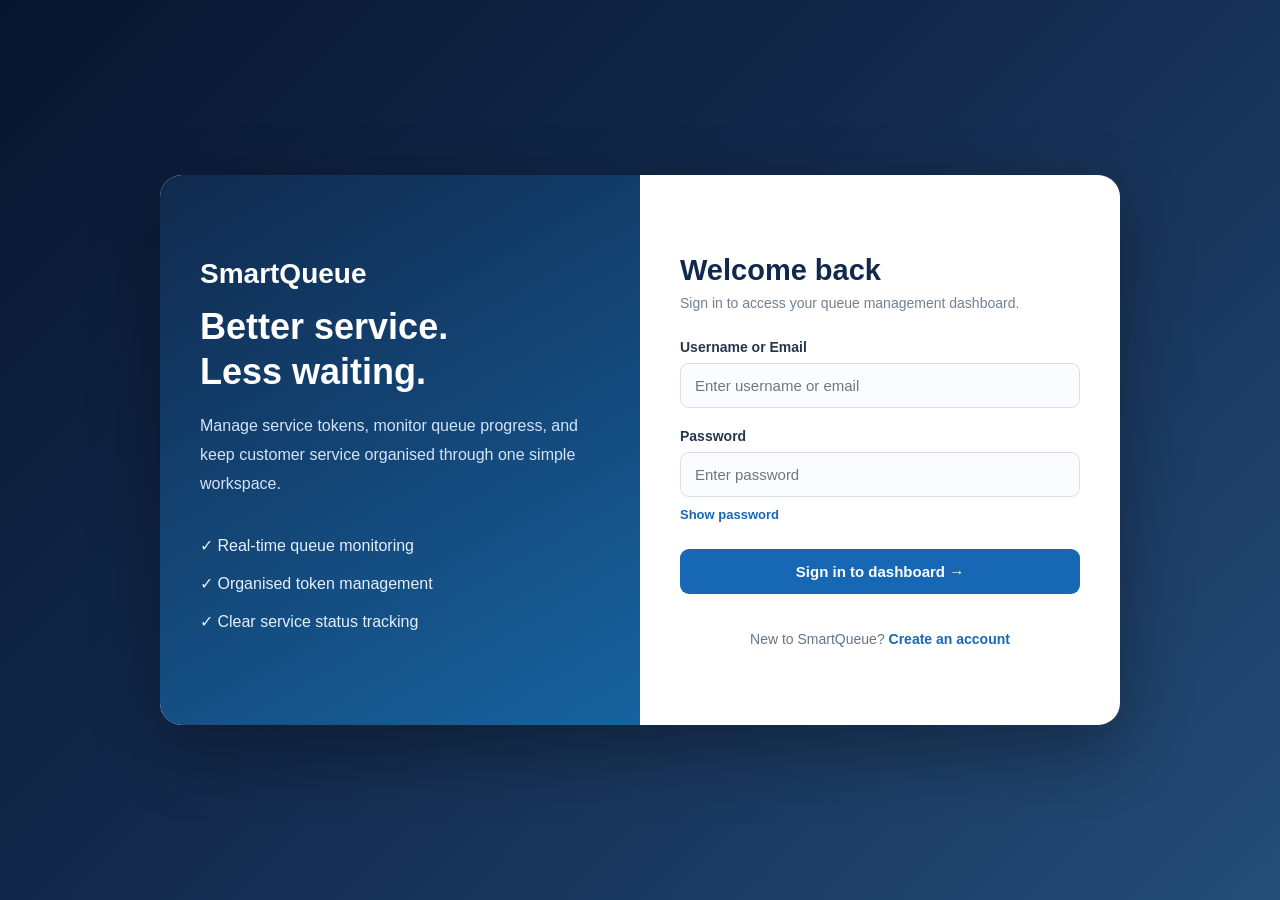
<file: index.html>
<!DOCTYPE html>
<html lang="en">
<head>
    <meta charset="UTF-8">
    <meta name="viewport" content="width=device-width, initial-scale=1.0">
    <title>SmartQueue</title>
    <meta http-equiv="refresh" content="0; url=login.html">
</head>
<body>
    <p>Opening SmartQueue Login...</p>
    <a href="login.html">Click here to sign in</a>
</body>
</html>
</file>
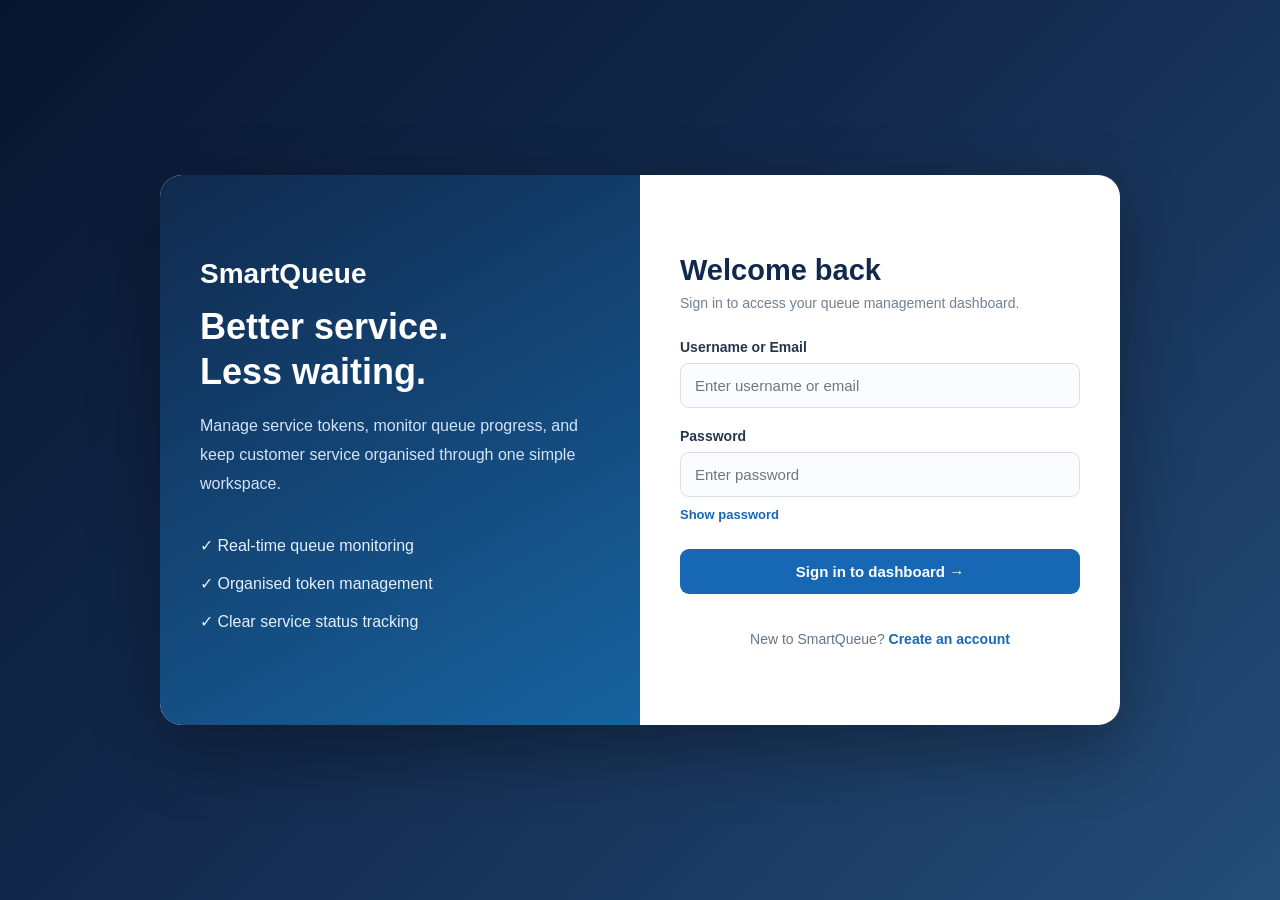
<file: dashboard.html>
<!DOCTYPE html>
<html lang="en">
<head>
    <meta charset="UTF-8">
    <meta name="viewport" content="width=device-width, initial-scale=1.0">
    <title>SmartQueue | Management Dashboard</title>
    <link rel="stylesheet" href="style.css">

    <style>
        .logout-button {
            display: inline-flex;
            align-items: center;
            justify-content: center;
            padding: 10px 17px;
            margin-left: 14px;
            background: #fff0f0;
            color: #c62828;
            border: 1px solid #ffd6d6;
            border-radius: 8px;
            font-size: 14px;
            font-weight: 600;
            text-decoration: none;
            white-space: nowrap;
            transition: 0.2s ease;
        }

        .logout-button:hover {
            background: #c62828;
            color: #ffffff;
        }

        .topbar-right {
            display: flex;
            align-items: center;
            gap: 10px;
        }

        /* DELETE CONFIRMATION MODAL */
        .delete-modal {
            display: none;
            position: fixed;
            inset: 0;
            z-index: 9999;
            align-items: center;
            justify-content: center;
            padding: 20px;
        }

        .delete-modal.show {
            display: flex;
        }

        .delete-modal-overlay {
            position: absolute;
            inset: 0;
            background: rgba(10, 18, 38, 0.65);
            backdrop-filter: blur(5px);
        }

        .delete-modal-box {
            position: relative;
            z-index: 1;
            width: 100%;
            max-width: 420px;
            padding: 32px;
            background: #ffffff;
            border: 1px solid #e6eaf2;
            border-radius: 18px;
            box-shadow: 0 24px 70px rgba(10, 18, 38, 0.25);
            text-align: center;
            animation: modalAppear 0.2s ease-out;
        }

        .delete-modal-icon {
            display: flex;
            align-items: center;
            justify-content: center;
            width: 54px;
            height: 54px;
            margin: 0 auto 18px;
            border-radius: 16px;
            background: #fff0f0;
            color: #c62828;
            font-size: 28px;
            font-weight: 800;
        }

        .delete-modal-box h2 {
            margin: 0 0 12px;
            color: #17213a;
            font-size: 22px;
        }

        .delete-modal-box p {
            margin: 0;
            color: #697386;
            font-size: 14px;
            line-height: 1.7;
            overflow-wrap: anywhere;
        }

        .delete-modal-actions {
            display: flex;
            gap: 12px;
            margin-top: 28px;
        }

        .delete-modal-actions button {
            flex: 1;
            min-height: 44px;
            padding: 10px 16px;
            border-radius: 9px;
            font-size: 14px;
            font-weight: 700;
            cursor: pointer;
            transition: 0.2s ease;
        }

        .cancel-delete-btn {
            border: 1px solid #d9dfeb;
            background: #ffffff;
            color: #344054;
        }

        .cancel-delete-btn:hover {
            background: #f3f5f9;
        }

        .confirm-delete-btn {
            border: 1px solid #c62828;
            background: #c62828;
            color: #ffffff;
        }

        .confirm-delete-btn:hover {
            background: #a91f1f;
        }

        .confirm-delete-btn:disabled {
            opacity: 0.6;
            cursor: not-allowed;
        }

        @keyframes modalAppear {
            from {
                opacity: 0;
                transform: translateY(8px) scale(0.98);
            }
            to {
                opacity: 1;
                transform: translateY(0) scale(1);
            }
        }

        @media (max-width: 650px) {
            .topbar-right {
                flex-wrap: wrap;
            }

            .logout-button {
                margin-left: 0;
            }
        }

        @media (max-width: 480px) {
            .delete-modal-box {
                padding: 24px 20px;
            }
        }
    </style>
</head>

<body>
<div class="app">

    <!-- SIDEBAR -->
    <aside class="sidebar">

        <div class="brand">
            <div class="brand-icon">Q</div>
            <div>
                <h2>SmartQueue</h2>
                <p>QUEUE MANAGEMENT</p>
            </div>
        </div>

        <div class="side-label">WORKSPACE</div>

        <a href="#dashboard" class="nav-link active">▦ &nbsp; Dashboard</a>
        <a href="#create-token" class="nav-link">＋ &nbsp; Generate Token</a>
        <a href="#queue-section" class="nav-link">☷ &nbsp; Queue Management</a>

        <div class="side-label">SERVICES</div>

        <a href="#queue-section" class="nav-link">▤ &nbsp; General Enquiry</a>
        <a href="#queue-section" class="nav-link">▤ &nbsp; Document Verification</a>
        <a href="#queue-section" class="nav-link">♧ &nbsp; Customer Support</a>
        <a href="#queue-section" class="nav-link">₹ &nbsp; Payment Service</a>

        <div class="sidebar-bottom">
            <div class="online-dot"></div>
            <div>
                <strong>System Online</strong>
                <p>Queue services active</p>
            </div>
        </div>

    </aside>

    <!-- MAIN DASHBOARD -->
    <main class="main-content" id="dashboard">

        <!-- TOP BAR -->
        <header class="topbar">
            <div>
                <p class="breadcrumb">Workspace / Overview</p>
                <h1>Dashboard Overview</h1>
            </div>

            <div class="topbar-right">
                <span class="live-status">
                    <span></span> Live System
                </span>

                <div class="admin-avatar">A</div>

                <div>
                    <strong>Administrator</strong>
                    <p class="muted">Queue Manager</p>
                </div>

                <a href="logout.php"
                   class="logout-button"
                   onclick="return confirm('Are you sure you want to logout?');">
                    Logout
                </a>
            </div>
        </header>

        <!-- WELCOME BANNER -->
        <section class="welcome-banner">
            <div class="welcome-content">
                <span class="eyebrow">SMART QUEUE MANAGEMENT SYSTEM</span>
                <h2>Manage your queue.<br>Deliver better service.</h2>
                <p>
                    Generate tokens, track customer flow, and manage
                    service progress from one place.
                </p>
                <a href="#create-token" class="banner-button">
                    ＋ Generate New Token
                </a>
            </div>

            <div class="banner-art">
                <div class="art-circle circle-one"></div>
                <div class="art-circle circle-two"></div>
                <div class="queue-illustration">
                    <span>Q</span>
                    <div class="illustration-line"></div>
                    <div class="illustration-line short"></div>
                    <div class="illustration-pill">NOW SERVING</div>
                </div>
            </div>
        </section>

        <!-- STATISTICS -->
        <section class="section-heading">
            <div>
                <h2>Queue at a glance</h2>
                <p>Live overview of your customer service activity.</p>
            </div>

            <button class="refresh-button" id="refreshBtn" type="button">
                ↻ Refresh Data
            </button>
        </section>

        <section class="stats">
            <article class="stat-card total-card">
                <div class="stat-top">
                    <span>Total Tokens</span>
                    <span class="stat-icon">▤</span>
                </div>
                <h2 id="total">0</h2>
                <p>All registered tokens</p>
                <div class="stat-footer">Overall queue volume</div>
            </article>

            <article class="stat-card waiting-card">
                <div class="stat-top">
                    <span>Waiting</span>
                    <span class="stat-icon">◷</span>
                </div>
                <h2 id="waiting">0</h2>
                <p>Customers in queue</p>
                <div class="stat-footer">Awaiting their turn</div>
            </article>

            <article class="stat-card serving-card">
                <div class="stat-top">
                    <span>Now Serving</span>
                    <span class="stat-icon">➜</span>
                </div>
                <h2 id="serving">0</h2>
                <p>Currently being served</p>
                <div class="stat-footer">Active service tokens</div>
            </article>

            <article class="stat-card completed-card">
                <div class="stat-top">
                    <span>Completed</span>
                    <span class="stat-icon">✓</span>
                </div>
                <h2 id="completed">0</h2>
                <p>Finished service tokens</p>
                <div class="stat-footer">Service completed</div>
            </article>

            <article class="stat-card document-card">
                <div class="stat-top">
                    <span>Document Verification</span>
                    <span class="stat-icon">▧</span>
                </div>
                <h2 id="documents">0</h2>
                <p>Tokens for document services</p>
                <div class="stat-footer">Document service requests</div>
            </article>

            <article class="stat-card support-card">
                <div class="stat-top">
                    <span>Customer Support</span>
                    <span class="stat-icon">♧</span>
                </div>
                <h2 id="support">0</h2>
                <p>Tokens for customer support</p>
                <div class="stat-footer">Support service requests</div>
            </article>
        </section>

        <!-- MAIN CONTENT -->
        <div class="content-grid">

            <!-- GENERATE TOKEN -->
            <section class="panel create-panel" id="create-token">
                <div class="panel-heading">
                    <div>
                        <span class="panel-kicker">NEW CUSTOMER</span>
                        <h2>Generate a Token</h2>
                        <p>Create a queue token for a customer.</p>
                    </div>
                    <div class="panel-heading-icon">＋</div>
                </div>

                <form id="tokenForm">
                    <label for="customer_name">Customer Name</label>
                    <input
                        type="text"
                        id="customer_name"
                        name="customer_name"
                        placeholder="Enter customer's full name"
                        maxlength="100"
                        required
                    >

                    <label for="service">Select Service</label>
                    <select id="service" name="service" required>
                        <option value="">Choose a service</option>
                        <option value="General Enquiry">General Enquiry</option>
                        <option value="Document Verification">Document Verification</option>
                        <option value="Customer Support">Customer Support</option>
                        <option value="Payment Service">Payment Service</option>
                    </select>

                    <button type="submit" class="primary-button">
                        Generate Queue Token <span>→</span>
                    </button>

                    <p id="message" class="form-message" role="status"></p>
                </form>

                <div class="form-note">
                    <span>ⓘ</span>
                    A unique token number will be generated automatically.
                </div>
            </section>

            <!-- QUEUE MANAGEMENT -->
            <section class="panel queue-panel" id="queue-section">
                <div class="panel-heading queue-heading">
                    <div>
                        <span class="panel-kicker">CUSTOMER ACTIVITY</span>
                        <h2>Queue Management</h2>
                        <p>Review and search registered tokens.</p>
                    </div>
                    <span class="queue-live"><span></span> Live</span>
                </div>

                <div class="table-toolbar">
                    <input
                        type="search"
                        id="search"
                        placeholder="Search token, customer, service..."
                        aria-label="Search queue"
                    >
                    <span id="count">0 tokens</span>
                </div>

                <div class="table-wrap">
                    <table>
                        <thead>
                            <tr>
                                <th>Token Number</th>
                                <th>Customer</th>
                                <th>Service</th>
                                <th>Created At</th>
                                <th>Status</th>
                                <th>Action</th>
                            </tr>
                        </thead>
                        <tbody id="queueBody">
                            <tr>
                                <td colspan="6">Loading queue data...</td>
                            </tr>
                        </tbody>
                    </table>
                </div>

                <div class="table-footer">
                    <span>Queue records are stored in your database.</span>
                    <span class="secure-label">● Database Connected via API</span>
                </div>
            </section>
        </div>

        <!-- FOOTER -->
        <footer class="page-footer">
            <span>© 2026 SmartQueue Management System</span>
            <span>Organized queues. Better experiences.</span>
        </footer>
    </main>
</div>

<!-- DELETE CONFIRMATION POPUP -->
<div class="delete-modal" id="deleteModal" aria-hidden="true">
    <div class="delete-modal-overlay" id="deleteModalOverlay"></div>

    <div class="delete-modal-box"
         role="dialog"
         aria-modal="true"
         aria-labelledby="deleteModalTitle">

        <div class="delete-modal-icon">!</div>

        <h2 id="deleteModalTitle">Delete Queue Token?</h2>

        <p id="deleteModalMessage">
            Are you sure you want to delete this token?
            This action cannot be undone.
        </p>

        <div class="delete-modal-actions">
            <button type="button"
                    id="cancelDeleteBtn"
                    class="cancel-delete-btn">
                Cancel
            </button>

            <button type="button"
                    id="confirmDeleteBtn"
                    class="confirm-delete-btn">
                Delete Token
            </button>
        </div>
    </div>
</div>

<script src="script.js"></script>
</body>
</html>
</file>
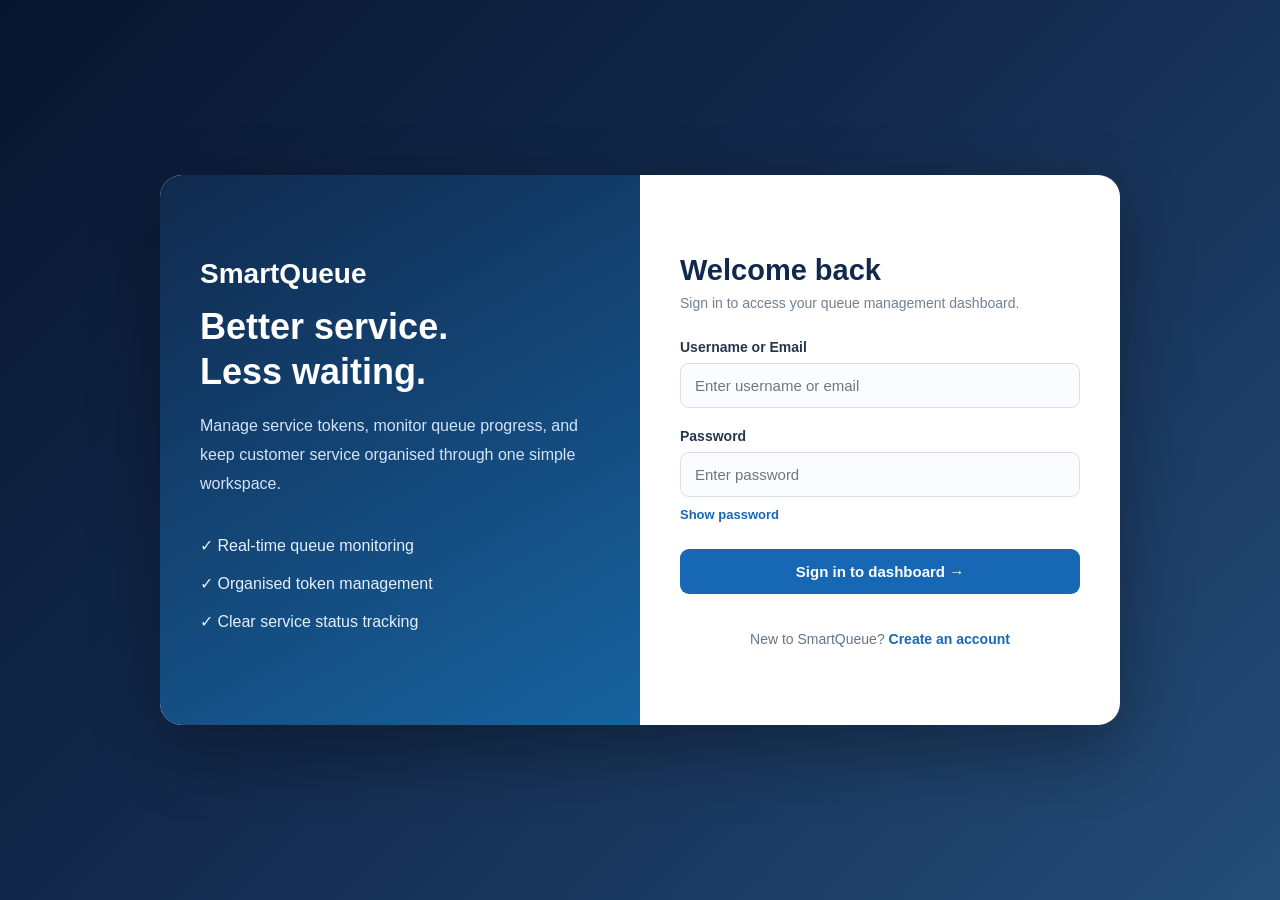
<file: login.html>
<!DOCTYPE html>
<html lang="en">
<head>
    <meta charset="UTF-8">
    <meta name="viewport" content="width=device-width, initial-scale=1.0">
    <title>Login | SmartQueue</title>

    <style>
        * {
            box-sizing: border-box;
            margin: 0;
            padding: 0;
            font-family: "Segoe UI", Arial, sans-serif;
        }

        body {
            min-height: 100vh;
            display: flex;
            align-items: center;
            justify-content: center;
            padding: 24px;
            background: linear-gradient(135deg, #08152e, #142c50, #244d78);
        }

        .container {
            width: 100%;
            max-width: 960px;
            min-height: 550px;
            display: grid;
            grid-template-columns: 1fr 1fr;
            overflow: hidden;
            background: white;
            border-radius: 22px;
            box-shadow: 0 25px 70px #0005;
        }

        .welcome {
            padding: 50px 40px;
            display: flex;
            flex-direction: column;
            justify-content: center;
            color: white;
            background: linear-gradient(150deg, #10294d, #1763a0);
        }

        .brand {
            font-size: 28px;
            font-weight: 800;
            margin-bottom: 14px;
        }

        .welcome h1 {
            font-size: 36px;
            line-height: 1.25;
            margin-bottom: 18px;
        }

        .welcome p {
            color: #d4e4f8;
            line-height: 1.8;
        }

        .features {
            margin-top: 28px;
            line-height: 2.4;
            color: #e5efff;
        }

        .form-panel {
            padding: 45px 40px;
            display: flex;
            flex-direction: column;
            justify-content: center;
        }

        h2 {
            color: #10294d;
            font-size: 29px;
            margin-bottom: 8px;
        }

        .subtitle {
            color: #718096;
            margin-bottom: 28px;
            font-size: 14px;
        }

        .form-group {
            margin-bottom: 20px;
        }

        label {
            display: block;
            color: #26374c;
            font-size: 14px;
            font-weight: 600;
            margin-bottom: 8px;
        }

        input {
            width: 100%;
            padding: 13px 14px;
            border: 1px solid #d7dfeb;
            border-radius: 9px;
            outline: none;
            font-size: 15px;
            background: #fbfcff;
        }

        input:focus {
            border-color: #2876c7;
            box-shadow: 0 0 0 3px #2876c71c;
        }

        .password-wrapper {
            display: flex;
            flex-direction: column;
            gap: 8px;
        }

        .toggle-password {
            align-self: flex-start;
            border: none;
            background: transparent;
            color: #1768b4;
            font-size: 13px;
            font-weight: 700;
            cursor: pointer;
            padding: 2px 0;
        }

        .toggle-password:hover {
            text-decoration: underline;
        }

        .submit-btn {
            width: 100%;
            padding: 14px;
            margin-top: 5px;
            border: none;
            border-radius: 9px;
            color: white;
            background: #1768b4;
            font-size: 15px;
            font-weight: 700;
            cursor: pointer;
        }

        .submit-btn:hover {
            background: #10538f;
        }

        .submit-btn:disabled {
            opacity: 0.7;
            cursor: not-allowed;
        }

        .message {
            margin-top: 14px;
            color: #b42318;
            font-size: 14px;
            line-height: 1.5;
        }

        .bottom-text {
            margin-top: 23px;
            text-align: center;
            font-size: 14px;
            color: #66758a;
        }

        a {
            color: #1768b4;
            font-weight: 700;
            text-decoration: none;
        }

        a:hover {
            text-decoration: underline;
        }

        @media (max-width: 700px) {
            .container {
                grid-template-columns: 1fr;
            }

            .welcome {
                padding: 30px;
            }

            .welcome h1 {
                font-size: 29px;
            }

            .features {
                display: none;
            }

            .form-panel {
                padding: 35px 28px;
            }
        }
    </style>
</head>

<body>
    <main class="container">

        <section class="welcome">
            <div class="brand">SmartQueue</div>

            <h1>Better service.<br>Less waiting.</h1>

            <p>
                Manage service tokens, monitor queue progress, and
                keep customer service organised through one simple workspace.
            </p>

            <div class="features">
                ✓ Real-time queue monitoring<br>
                ✓ Organised token management<br>
                ✓ Clear service status tracking
            </div>
        </section>

        <section class="form-panel">
            <h2>Welcome back</h2>

            <p class="subtitle">
                Sign in to access your queue management dashboard.
            </p>

            <form id="loginForm">

                <div class="form-group">
                    <label for="username">Username or Email</label>
                    <input
                        type="text"
                        id="username"
                        name="username"
                        placeholder="Enter username or email"
                        autocomplete="username"
                        required
                    >
                </div>

                <div class="form-group">
                    <label for="password">Password</label>

                    <div class="password-wrapper">
                        <input
                            type="password"
                            id="password"
                            name="password"
                            placeholder="Enter password"
                            autocomplete="current-password"
                            required
                        >

                        <button
                            type="button"
                            class="toggle-password"
                            id="togglePassword"
                        >Show password</button>
                    </div>
                </div>

                <button
                    class="submit-btn"
                    id="submitBtn"
                    type="submit"
                >
                    Sign in to dashboard →
                </button>

                <p class="message" id="message" role="status"></p>
            </form>

            <p class="bottom-text">
                New to SmartQueue?
                <a href="register.html">Create an account</a>
            </p>
        </section>
    </main>

    <script>
        const passwordInput = document.getElementById("password");
        const togglePassword = document.getElementById("togglePassword");
        const loginForm = document.getElementById("loginForm");
        const message = document.getElementById("message");
        const submitBtn = document.getElementById("submitBtn");

        togglePassword.addEventListener("click", function () {
            const show = passwordInput.type === "password";

            passwordInput.type = show ? "text" : "password";
            togglePassword.textContent =
                show ? "Hide password" : "Show password";
        });

        loginForm.addEventListener("submit", async function (event) {
            event.preventDefault();

            message.textContent = "";

            const username =
                document.getElementById("username").value.trim();
            const password = passwordInput.value;

            if (!username || !password) {
                message.textContent =
                    "Please enter your username and password.";
                return;
            }

            submitBtn.disabled = true;
            submitBtn.textContent = "Signing in...";

            try {
                const response = await fetch("login_api.php", {
                    method: "POST",
                    headers: {
                        "Content-Type": "application/json"
                    },
                    body: JSON.stringify({
                        username: username,
                        password: password
                    })
                });

                const data = await response.json();

                if (!response.ok || data.error) {
                    throw new Error(data.error || "Login failed.");
                }

                sessionStorage.setItem(
                    "smartQueueDemoUser",
                    data.username || username
                );

                window.location.href = "dashboard.html";

            } catch (error) {
                message.textContent =
                    error.message || "Could not connect to the server.";
            } finally {
                submitBtn.disabled = false;
                submitBtn.textContent = "Sign in to dashboard →";
            }
        });
    </script>
</body>
</html>
</file>
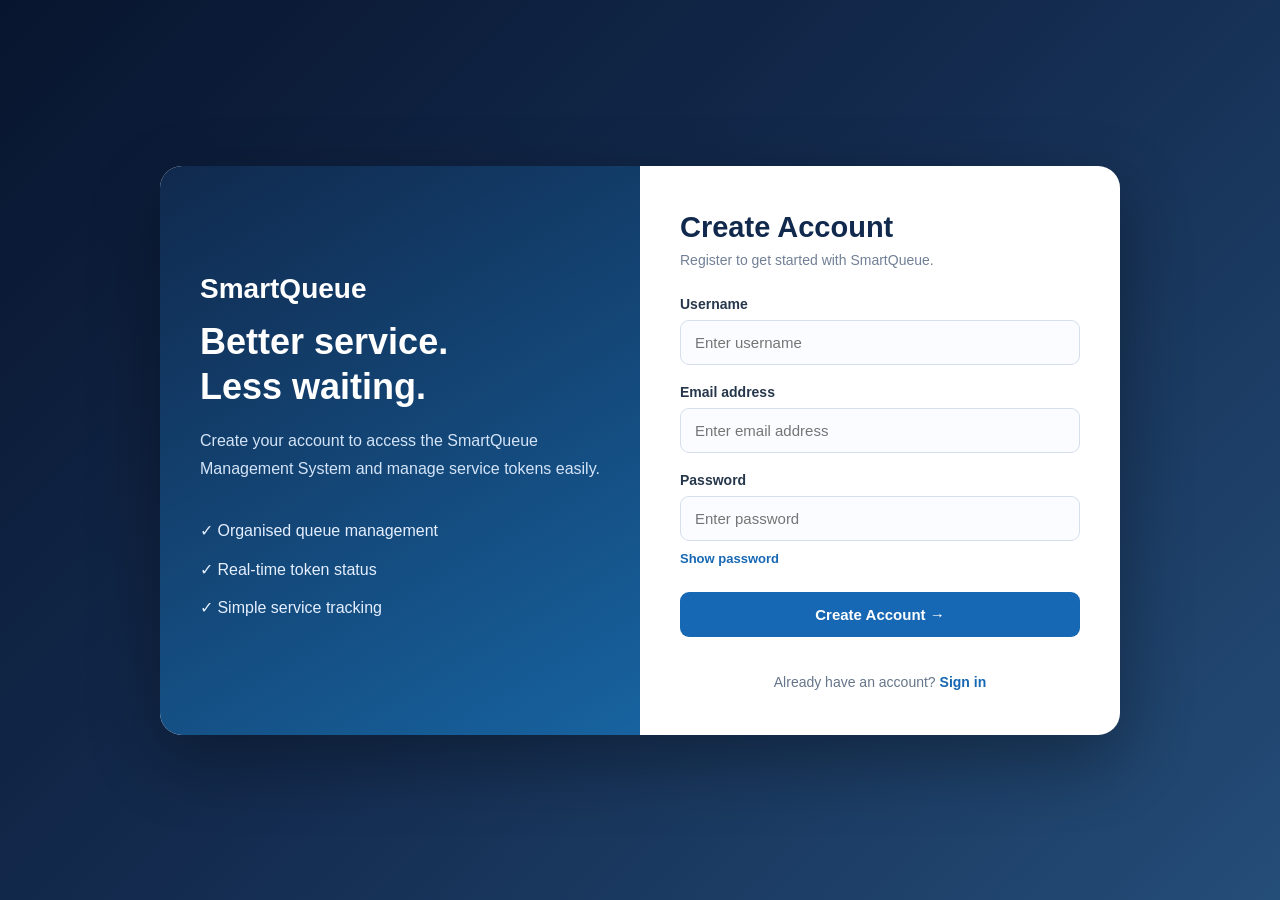
<file: register.html>
<!DOCTYPE html>
<html lang="en">
<head>
    <meta charset="UTF-8">
    <meta name="viewport" content="width=device-width, initial-scale=1.0">
    <title>Register | SmartQueue</title>

    <style>
        * {
            box-sizing: border-box;
            margin: 0;
            padding: 0;
            font-family: "Segoe UI", Arial, sans-serif;
        }

        body {
            min-height: 100vh;
            display: flex;
            align-items: center;
            justify-content: center;
            padding: 24px;
            background: linear-gradient(135deg, #08152e, #142c50, #244d78);
        }

        .container {
            width: 100%;
            max-width: 960px;
            min-height: 550px;
            display: grid;
            grid-template-columns: 1fr 1fr;
            overflow: hidden;
            background: white;
            border-radius: 22px;
            box-shadow: 0 25px 70px #0005;
        }

        .welcome {
            padding: 50px 40px;
            display: flex;
            flex-direction: column;
            justify-content: center;
            color: white;
            background: linear-gradient(150deg, #10294d, #1763a0);
        }

        .brand {
            font-size: 28px;
            font-weight: 800;
            margin-bottom: 14px;
        }

        .welcome h1 {
            font-size: 36px;
            line-height: 1.25;
            margin-bottom: 18px;
        }

        .welcome p {
            color: #d4e4f8;
            line-height: 1.8;
        }

        .features {
            margin-top: 28px;
            line-height: 2.4;
            color: #e5efff;
        }

        .form-panel {
            padding: 45px 40px;
            display: flex;
            flex-direction: column;
            justify-content: center;
        }

        h2 {
            color: #10294d;
            font-size: 29px;
            margin-bottom: 8px;
        }

        .subtitle {
            color: #718096;
            margin-bottom: 28px;
            font-size: 14px;
        }

        .form-group {
            margin-bottom: 19px;
        }

        label {
            display: block;
            color: #26374c;
            font-size: 14px;
            font-weight: 600;
            margin-bottom: 8px;
        }

        input {
            width: 100%;
            padding: 13px 14px;
            border: 1px solid #d7dfeb;
            border-radius: 9px;
            outline: none;
            font-size: 15px;
            background: #fbfcff;
        }

        input:focus {
            border-color: #2876c7;
            box-shadow: 0 0 0 3px #2876c71c;
        }

        .password-wrapper {
            display: flex;
            flex-direction: column;
            gap: 8px;
        }

        .toggle-password {
            align-self: flex-start;
            border: none;
            background: transparent;
            color: #1768b4;
            font-size: 13px;
            font-weight: 700;
            cursor: pointer;
            padding: 2px 0;
        }

        .toggle-password:hover {
            text-decoration: underline;
        }

        .submit-btn {
            width: 100%;
            padding: 14px;
            margin-top: 5px;
            border: none;
            border-radius: 9px;
            color: white;
            background: #1768b4;
            font-size: 15px;
            font-weight: 700;
            cursor: pointer;
        }

        .submit-btn:hover {
            background: #10538f;
        }

        .submit-btn:disabled {
            opacity: 0.7;
            cursor: not-allowed;
        }

        .message {
            margin-top: 14px;
            font-size: 14px;
            line-height: 1.5;
        }

        .bottom-text {
            margin-top: 23px;
            text-align: center;
            font-size: 14px;
            color: #66758a;
        }

        a {
            color: #1768b4;
            font-weight: 700;
            text-decoration: none;
        }

        a:hover {
            text-decoration: underline;
        }

        @media (max-width: 700px) {
            .container {
                grid-template-columns: 1fr;
            }

            .welcome {
                padding: 30px;
            }

            .welcome h1 {
                font-size: 29px;
            }

            .features {
                display: none;
            }

            .form-panel {
                padding: 35px 28px;
            }
        }
    </style>
</head>

<body>
    <main class="container">

        <section class="welcome">
            <div class="brand">SmartQueue</div>

            <h1>Better service.<br>Less waiting.</h1>

            <p>
                Create your account to access the SmartQueue
                Management System and manage service tokens easily.
            </p>

            <div class="features">
                ✓ Organised queue management<br>
                ✓ Real-time token status<br>
                ✓ Simple service tracking
            </div>
        </section>

        <section class="form-panel">
            <h2>Create Account</h2>
            <p class="subtitle">
                Register to get started with SmartQueue.
            </p>

            <form id="registerForm">

                <div class="form-group">
                    <label for="username">Username</label>
                    <input
                        type="text"
                        id="username"
                        name="username"
                        placeholder="Enter username"
                        autocomplete="username"
                        required
                    >
                </div>

                <div class="form-group">
                    <label for="email">Email address</label>
                    <input
                        type="email"
                        id="email"
                        name="email"
                        placeholder="Enter email address"
                        autocomplete="email"
                        required
                    >
                </div>

                <div class="form-group">
                    <label for="password">Password</label>

                    <div class="password-wrapper">
                        <input
                            type="password"
                            id="password"
                            name="password"
                            placeholder="Enter password"
                            minlength="8"
                            autocomplete="new-password"
                            required
                        >

                        <button
                            type="button"
                            class="toggle-password"
                            id="togglePassword"
                        >Show password</button>
                    </div>
                </div>

                <button
                    class="submit-btn"
                    id="submitBtn"
                    type="submit"
                >
                    Create Account →
                </button>

                <p class="message" id="message" role="status"></p>
            </form>

            <p class="bottom-text">
                Already have an account?
                <a href="login.html">Sign in</a>
            </p>
        </section>
    </main>

    <script>
        const passwordInput = document.getElementById("password");
        const togglePassword = document.getElementById("togglePassword");
        const registerForm = document.getElementById("registerForm");
        const message = document.getElementById("message");
        const submitBtn = document.getElementById("submitBtn");

        togglePassword.addEventListener("click", function () {
            const show = passwordInput.type === "password";

            passwordInput.type = show ? "text" : "password";
            togglePassword.textContent =
                show ? "Hide password" : "Show password";
        });

        registerForm.addEventListener("submit", async function (event) {
            event.preventDefault();

            message.textContent = "";
            message.style.color = "#b42318";

            const username =
                document.getElementById("username").value.trim();
            const email =
                document.getElementById("email").value.trim();
            const password = passwordInput.value;

            if (!username || !email || !password) {
                message.textContent = "Please fill in all fields.";
                return;
            }

            if (password.length < 8) {
                message.textContent =
                    "Password must contain at least 8 characters.";
                return;
            }

            submitBtn.disabled = true;
            submitBtn.textContent = "Creating account...";

            try {
                const response = await fetch("register_api.php", {
                    method: "POST",
                    headers: {
                        "Content-Type": "application/json"
                    },
                    body: JSON.stringify({
                        username: username,
                        email: email,
                        password: password
                    })
                });

                const data = await response.json();

                if (!response.ok || data.error) {
                    throw new Error(
                        data.error || "Registration failed."
                    );
                }

                message.style.color = "#16803c";
                message.textContent =
                    data.message || "Account created successfully!";

                registerForm.reset();
                passwordInput.type = "password";
                togglePassword.textContent = "Show password";

                setTimeout(function () {
                    window.location.href = "login.html";
                }, 1200);

            } catch (error) {
                message.style.color = "#b42318";
                message.textContent =
                    error.message || "Could not connect to the server.";
            } finally {
                submitBtn.disabled = false;
                submitBtn.textContent = "Create Account →";
            }
        });
    </script>
</body>
</html>
</file>
<file: style.css>
/* =====================================
   SMARTQUEUE MANAGEMENT SYSTEM
   Correct styling for dashboard.html
===================================== */

:root {
    --navy: #111c36;
    --navy-light: #1d2b4b;
    --blue: #4568f5;
    --blue-dark: #3452d4;
    --background: #f4f6fb;
    --white: #ffffff;
    --text: #1b2740;
    --muted: #7c879b;
    --border: #e6eaf2;
    --green: #15945d;
    --red: #d43d46;
    --orange: #e99a23;
    --radius: 14px;
}

* {
    box-sizing: border-box;
    margin: 0;
    padding: 0;
}

html {
    scroll-behavior: smooth;
    scroll-padding-top: 24px;
}

body {
    font-family: "Segoe UI", Arial, sans-serif;
    background: var(--background);
    color: var(--text);
    font-size: 14px;
    line-height: 1.6;
}

button,
input,
select {
    font: inherit;
}

button,
a {
    -webkit-tap-highlight-color: transparent;
}

a {
    text-decoration: none;
    color: inherit;
}

button {
    cursor: pointer;
}

/* MAIN APPLICATION LAYOUT */

.app {
    min-height: 100vh;
}

/* SIDEBAR */

.sidebar {
    position: fixed;
    inset: 0 auto 0 0;
    z-index: 10;
    display: flex;
    flex-direction: column;
    width: 252px;
    height: 100vh;
    padding: 28px 18px 20px;
    overflow-y: auto;
    background: var(--navy);
    color: #fff;
}

.brand {
    display: flex;
    align-items: center;
    gap: 12px;
    padding: 0 7px;
    margin-bottom: 36px;
}

.brand-icon {
    display: flex;
    align-items: center;
    justify-content: center;
    flex-shrink: 0;
    width: 46px;
    height: 46px;
    border-radius: 13px;
    background: var(--blue);
    color: #fff;
    font-size: 25px;
    font-weight: 800;
}

.brand h2 {
    font-size: 21px;
    font-weight: 750;
    line-height: 1.3;
}

.brand p {
    margin-top: 4px;
    color: #aeb9d1;
    font-size: 9px;
    font-weight: 700;
    letter-spacing: 1.4px;
}

.side-label {
    margin: 19px 10px 10px;
    color: #9caac5;
    font-size: 10px;
    font-weight: 800;
    letter-spacing: 1.6px;
}

.nav-link {
    display: flex;
    align-items: center;
    gap: 10px;
    min-height: 44px;
    margin: 3px 0;
    padding: 11px 13px;
    border-radius: 9px;
    color: #d4dced;
    font-size: 13px;
    font-weight: 550;
    transition: background .2s, color .2s;
}

.nav-link:hover {
    background: var(--navy-light);
    color: #fff;
}

.nav-link.active {
    background: #293b66;
    color: #fff;
    box-shadow: inset 3px 0 #7690ff;
}

.sidebar-bottom {
    display: flex;
    align-items: center;
    gap: 11px;
    margin-top: auto;
    padding: 17px 10px 4px;
    border-top: 1px solid #2a3752;
}

.online-dot {
    flex-shrink: 0;
    width: 9px;
    height: 9px;
    border-radius: 50%;
    background: #36d993;
    box-shadow: 0 0 10px #36d99355;
}

.sidebar-bottom strong {
    font-size: 12px;
}

.sidebar-bottom p {
    margin-top: 3px;
    color: #aeb9d1;
    font-size: 11px;
}

/* MAIN CONTENT */

.main-content {
    min-width: 0;
    min-height: 100vh;
    margin-left: 252px;
    padding: 30px 32px 20px;
}

.topbar {
    display: flex;
    align-items: center;
    justify-content: space-between;
    gap: 20px;
    margin-bottom: 27px;
}

.breadcrumb {
    margin-bottom: 5px;
    color: var(--muted);
    font-size: 12px;
}

.topbar h1 {
    font-size: 27px;
    font-weight: 750;
    line-height: 1.35;
}

.topbar-right {
    display: flex;
    align-items: center;
    justify-content: flex-end;
    gap: 12px;
}

.live-status {
    display: inline-flex;
    align-items: center;
    gap: 7px;
    padding: 7px 11px;
    border: 1px solid #d4eddf;
    border-radius: 25px;
    background: #effaf3;
    color: #19834f;
    font-size: 11px;
    font-weight: 700;
    white-space: nowrap;
}

.live-status span,
.queue-live span {
    width: 7px;
    height: 7px;
    border-radius: 50%;
    background: #22b573;
}

.admin-avatar {
    display: flex;
    align-items: center;
    justify-content: center;
    flex-shrink: 0;
    width: 40px;
    height: 40px;
    border-radius: 50%;
    background: #e9edff;
    color: var(--blue);
    font-weight: 800;
}

.topbar-right strong {
    display: block;
    font-size: 12px;
}

.muted {
    color: var(--muted);
    font-size: 11px;
}

.logout-button {
    display: inline-flex;
    align-items: center;
    justify-content: center;
    min-height: 39px;
    margin-left: 3px;
    padding: 8px 13px;
    border: 1px solid #ffd7d7;
    border-radius: 8px;
    background: #fff1f1;
    color: #c62828;
    font-size: 12px;
    font-weight: 700;
    white-space: nowrap;
    transition: .2s;
}

.logout-button:hover {
    background: #c62828;
    color: #fff;
}

/* WELCOME BANNER */

.welcome-banner {
    position: relative;
    display: flex;
    align-items: center;
    justify-content: space-between;
    gap: 25px;
    min-height: 240px;
    margin-bottom: 30px;
    padding: 31px 35px;
    overflow: hidden;
    border-radius: 17px;
    background: linear-gradient(115deg, #1d326c, #456bf5);
    color: #fff;
}

.welcome-content {
    position: relative;
    z-index: 2;
    max-width: 570px;
}

.eyebrow {
    display: inline-block;
    margin-bottom: 13px;
    color: #d4ddff;
    font-size: 10px;
    font-weight: 800;
    letter-spacing: 1.7px;
}

.welcome-content h2 {
    margin-bottom: 11px;
    font-size: clamp(25px, 2.5vw, 34px);
    font-weight: 800;
    line-height: 1.25;
}

.welcome-content p {
    max-width: 490px;
    margin-bottom: 20px;
    color: #e0e7ff;
    font-size: 13px;
    line-height: 1.8;
}

.banner-button {
    display: inline-flex;
    align-items: center;
    justify-content: center;
    min-height: 43px;
    padding: 10px 16px;
    border-radius: 8px;
    background: #fff;
    color: #304fc6;
    font-size: 12px;
    font-weight: 750;
    transition: transform .2s;
}

.banner-button:hover {
    transform: translateY(-2px);
}

.banner-art {
    position: relative;
    flex: 0 0 220px;
    height: 180px;
}

.art-circle {
    position: absolute;
    border: 1px solid #ffffff25;
    border-radius: 50%;
}

.circle-one {
    top: -35px;
    right: -20px;
    width: 210px;
    height: 210px;
}

.circle-two {
    top: -5px;
    right: 10px;
    width: 150px;
    height: 150px;
}

.queue-illustration {
    position: absolute;
    top: 25px;
    right: 18px;
    display: flex;
    flex-direction: column;
    align-items: center;
    justify-content: center;
    gap: 12px;
    width: 145px;
    height: 135px;
    border: 1px solid #ffffff40;
    border-radius: 17px;
    background: #ffffff19;
    box-shadow: 0 10px 30px #12275d35;
    backdrop-filter: blur(8px);
}

.queue-illustration > span {
    font-size: 44px;
    font-weight: 850;
    line-height: 1;
}

.illustration-line {
    width: 70px;
    height: 5px;
    border-radius: 5px;
    background: #ffffffbd;
}

.illustration-line.short {
    width: 43px;
    margin-top: -7px;
    opacity: .65;
}

.illustration-pill {
    padding: 4px 8px;
    border-radius: 5px;
    background: #fff;
    color: #3452c6;
    font-size: 8px;
    font-weight: 800;
    letter-spacing: .5px;
}

/* SECTION HEADINGS */

.section-heading {
    display: flex;
    align-items: center;
    justify-content: space-between;
    gap: 16px;
    margin-bottom: 18px;
}

.section-heading h2,
.panel-heading h2 {
    color: var(--text);
    font-size: 21px;
    font-weight: 750;
    line-height: 1.4;
}

.section-heading p,
.panel-heading p {
    margin-top: 5px;
    color: var(--muted);
    font-size: 12px;
    line-height: 1.7;
}

.refresh-button {
    display: inline-flex;
    align-items: center;
    justify-content: center;
    flex-shrink: 0;
    min-height: 39px;
    padding: 9px 13px;
    border: 1px solid #dfe5f0;
    border-radius: 8px;
    background: #fff;
    color: #43516b;
    font-size: 12px;
    font-weight: 700;
    transition: .2s;
}

.refresh-button:hover {
    border-color: var(--blue);
    color: var(--blue);
    background: #f6f8ff;
}

/* SIX STATISTIC CARDS */

.stats {
    display: grid;
    grid-template-columns: repeat(3, minmax(0, 1fr));
    gap: 17px;
    margin-bottom: 30px;
}

.stat-card {
    min-width: 0;
    padding: 21px;
    border: 1px solid var(--border);
    border-radius: 13px;
    background: var(--white);
    box-shadow: 0 3px 12px #19274708;
    transition: transform .2s, box-shadow .2s;
}

.stat-card:hover {
    transform: translateY(-2px);
    box-shadow: 0 7px 20px #1927470d;
}

.stat-top {
    display: flex;
    align-items: center;
    justify-content: space-between;
    gap: 8px;
    color: #69768d;
    font-size: 12px;
    font-weight: 650;
}

.stat-icon {
    display: inline-flex;
    align-items: center;
    justify-content: center;
    flex-shrink: 0;
    width: 37px;
    height: 37px;
    border-radius: 10px;
    background: #edf1ff;
    color: var(--blue);
    font-size: 18px;
}

.stat-card h2 {
    margin-top: 15px;
    color: var(--text);
    font-size: 31px;
    font-weight: 800;
    line-height: 1.2;
}

.stat-card > p {
    margin-top: 7px;
    color: #657189;
    font-size: 12px;
}

.stat-footer {
    margin-top: 15px;
    padding-top: 12px;
    border-top: 1px solid #edf0f6;
    color: #929caf;
    font-size: 11px;
}

.waiting-card .stat-icon {
    background: #fff4df;
    color: #c88716;
}

.serving-card .stat-icon {
    background: #e9efff;
    color: #3464d9;
}

.completed-card .stat-icon {
    background: #e3f7eb;
    color: #198b52;
}

.document-card .stat-icon {
    background: #f0eaff;
    color: #8053d5;
}

.support-card .stat-icon {
    background: #ffeded;
    color: #d34550;
}

/* TOKEN FORM AND QUEUE PANELS */

.content-grid {
    display: grid;
    grid-template-columns: minmax(270px, .82fr) minmax(0, 1.65fr);
    align-items: start;
    gap: 22px;
}

.panel {
    min-width: 0;
    padding: 25px;
    border: 1px solid var(--border);
    border-radius: 14px;
    background: #fff;
    box-shadow: 0 3px 14px #19274707;
}

.panel-heading {
    display: flex;
    align-items: flex-start;
    justify-content: space-between;
    gap: 12px;
    margin-bottom: 22px;
}

.panel-kicker {
    display: block;
    margin-bottom: 7px;
    color: #647ef0;
    font-size: 9px;
    font-weight: 850;
    letter-spacing: 1.5px;
}

.panel-heading h2 {
    font-size: 20px;
}

.panel-heading-icon {
    display: flex;
    align-items: center;
    justify-content: center;
    flex-shrink: 0;
    width: 39px;
    height: 39px;
    border-radius: 10px;
    background: #edf1ff;
    color: var(--blue);
    font-size: 22px;
}

.queue-heading {
    align-items: center;
}

.queue-live {
    display: inline-flex;
    align-items: center;
    gap: 7px;
    padding: 6px 10px;
    border: 1px solid #d5efdf;
    border-radius: 20px;
    background: #f0fbf4;
    color: #16844d;
    font-size: 10px;
    font-weight: 750;
}

/* GENERATE TOKEN FORM */

#tokenForm {
    display: flex;
    flex-direction: column;
    width: 100%;
}

#tokenForm label {
    display: block;
    margin: 0 0 8px;
    color: #35415a;
    font-size: 12px;
    font-weight: 750;
}

#tokenForm input,
#tokenForm select {
    display: block;
    width: 100%;
    min-width: 0;
    min-height: 47px;
    margin: 0 0 20px;
    padding: 11px 13px;
    border: 1px solid #dce2ed;
    border-radius: 8px;
    outline: none;
    background: #fff;
    color: #26334c;
    font-size: 13px;
    line-height: 1.5;
}

#tokenForm input::placeholder {
    color: #a2aabc;
}

#tokenForm input:focus,
#tokenForm select:focus {
    border-color: var(--blue);
    box-shadow: 0 0 0 3px #4568f51a;
}

#tokenForm button.primary-button {
    display: flex;
    align-items: center;
    justify-content: center;
    gap: 9px;
    width: 100%;
    min-height: 47px;
    margin-top: 2px;
    padding: 11px 14px;
    border: none;
    border-radius: 8px;
    background: var(--blue);
    color: #fff;
    font-size: 12px;
    font-weight: 750;
    transition: background .2s;
}

#tokenForm button.primary-button:hover {
    background: var(--blue-dark);
}

.form-message {
    margin-top: 12px;
    color: var(--green);
    font-size: 12px;
    overflow-wrap: anywhere;
}

.form-note {
    display: flex;
    align-items: flex-start;
    gap: 9px;
    margin-top: 19px;
    padding-top: 16px;
    border-top: 1px solid #edf0f5;
    color: #7d899e;
    font-size: 11px;
    line-height: 1.8;
}

.form-note span {
    color: var(--blue);
}

/* QUEUE TOOLBAR */

.table-toolbar {
    display: flex;
    align-items: center;
    justify-content: space-between;
    gap: 12px;
    margin-bottom: 17px;
}

.table-toolbar input {
    display: block;
    flex: 1;
    width: 100%;
    min-width: 0;
    min-height: 42px;
    padding: 10px 12px;
    border: 1px solid #dce2ed;
    border-radius: 8px;
    outline: none;
    background: #fff;
    color: var(--text);
    font-size: 12px;
}

.table-toolbar input:focus {
    border-color: var(--blue);
    box-shadow: 0 0 0 3px #4568f515;
}

#count {
    flex-shrink: 0;
    color: #78849a;
    font-size: 11px;
    font-weight: 650;
    white-space: nowrap;
}

/* QUEUE TABLE */

.table-wrap {
    width: 100%;
    overflow-x: auto;
    border: 1px solid #edf0f6;
    border-radius: 9px;
}

.table-wrap table {
    width: 100%;
    min-width: 680px;
    border-collapse: collapse;
    text-align: left;
}

.table-wrap thead {
    background: #f6f8fc;
}

.table-wrap th {
    padding: 13px 11px;
    border-bottom: 1px solid #e7ebf3;
    color: #69758b;
    font-size: 10px;
    font-weight: 800;
    letter-spacing: .35px;
    text-transform: uppercase;
    white-space: nowrap;
}

.table-wrap td {
    padding: 13px 11px;
    border-bottom: 1px solid #edf0f5;
    color: #46536b;
    font-size: 11px;
    line-height: 1.6;
    white-space: nowrap;
}

.table-wrap tbody tr:last-child td {
    border-bottom: none;
}

.table-wrap tbody tr:hover {
    background: #fafbff;
}

.table-wrap td[colspan] {
    padding: 24px 14px;
    color: #7c879b;
    text-align: center;
}

/* STATUS BADGES */

.status,
.status-badge,
.status-label {
    display: inline-flex;
    align-items: center;
    justify-content: center;
    padding: 5px 9px;
    border-radius: 20px;
    background: #edf0f6;
    color: #526078;
    font-size: 10px;
    font-weight: 750;
}

.status.waiting,
.status-badge.waiting,
.status-label.waiting {
    background: #fff2d9;
    color: #9d6708;
}

.status.serving,
.status-badge.serving,
.status-label.serving {
    background: #e7efff;
    color: #315bd0;
}

.status.completed,
.status-badge.completed,
.status-label.completed {
    background: #e2f7e9;
    color: #187c49;
}

/* ACTION BUTTONS GENERATED BY JAVASCRIPT */

.queue-action {
    display: inline-flex;
    align-items: center;
    justify-content: center;
    min-height: 30px;
    margin: 2px;
    padding: 6px 9px;
    border: none;
    border-radius: 6px;
    background: #eaf0ff;
    color: #3458cf;
    font-size: 10px;
    font-weight: 750;
    white-space: nowrap;
}

.queue-action:hover {
    filter: brightness(.96);
}

/* TABLE FOOTER */

.table-footer {
    display: flex;
    align-items: center;
    justify-content: space-between;
    flex-wrap: wrap;
    gap: 9px;
    margin-top: 16px;
    color: #8a95a8;
    font-size: 10px;
    line-height: 1.7;
}

.secure-label {
    color: #198552;
    font-weight: 650;
}

/* PAGE FOOTER */

.page-footer {
    display: flex;
    align-items: center;
    justify-content: space-between;
    flex-wrap: wrap;
    gap: 10px;
    margin-top: 25px;
    padding: 18px 0 4px;
    border-top: 1px solid #e5e9f1;
    color: #8994a7;
    font-size: 10px;
}

/* RESPONSIVE LAYOUT */

@media (max-width: 1250px) {
    .main-content {
        padding: 24px;
    }

    .content-grid {
        grid-template-columns: minmax(250px, .8fr) minmax(0, 1.4fr);
        gap: 16px;
    }

    .panel {
        padding: 19px;
    }

    .stats {
        gap: 13px;
    }

    .stat-card {
        padding: 17px;
    }

    .banner-art {
        flex-basis: 170px;
    }
}

@media (max-width: 1050px) {
    .sidebar {
        width: 220px;
    }

    .main-content {
        margin-left: 220px;
        padding: 22px;
    }

    .content-grid {
        grid-template-columns: 1fr;
    }

    .create-panel {
        max-width: none;
    }

    .stats {
        grid-template-columns: repeat(3, minmax(0, 1fr));
    }

    .banner-art {
        flex-basis: 155px;
    }

    .topbar {
        align-items: flex-start;
    }
}

@media (max-width: 760px) {
    .sidebar {
        position: relative;
        width: 100%;
        height: auto;
        max-height: none;
        padding: 18px;
    }

    .brand {
        margin-bottom: 16px;
    }

    .side-label {
        margin-top: 13px;
    }

    .sidebar-bottom {
        margin-top: 18px;
    }

    .main-content {
        margin-left: 0;
        padding: 18px;
    }

    .topbar {
        flex-direction: column;
        gap: 16px;
    }

    .topbar-right {
        justify-content: flex-start;
        flex-wrap: wrap;
        width: 100%;
    }

    .welcome-banner {
        min-height: auto;
        padding: 25px;
    }

    .banner-art {
        display: none;
    }

    .stats {
        grid-template-columns: repeat(2, minmax(0, 1fr));
        gap: 12px;
    }

    .section-heading {
        align-items: flex-start;
    }

    .panel {
        padding: 20px;
    }
}

@media (max-width: 480px) {
    .main-content {
        padding: 13px;
    }

    .topbar h1 {
        font-size: 23px;
    }

    .welcome-banner {
        padding: 21px;
    }

    .welcome-content h2 {
        font-size: 25px;
    }

    .stats {
        grid-template-columns: repeat(2, minmax(0, 1fr));
        gap: 10px;
    }

    .stat-card {
        padding: 14px;
    }

    .stat-top {
        align-items: flex-start;
        font-size: 11px;
    }

    .stat-icon {
        width: 31px;
        height: 31px;
        font-size: 15px;
    }

    .stat-card h2 {
        font-size: 26px;
    }

    .stat-card > p,
    .stat-footer {
        font-size: 10px;
    }

    .section-heading {
        flex-direction: column;
    }

    .table-toolbar {
        align-items: stretch;
        flex-direction: column;
    }

    .table-footer,
    .page-footer {
        align-items: flex-start;
        flex-direction: column;
    }
}
</file>
